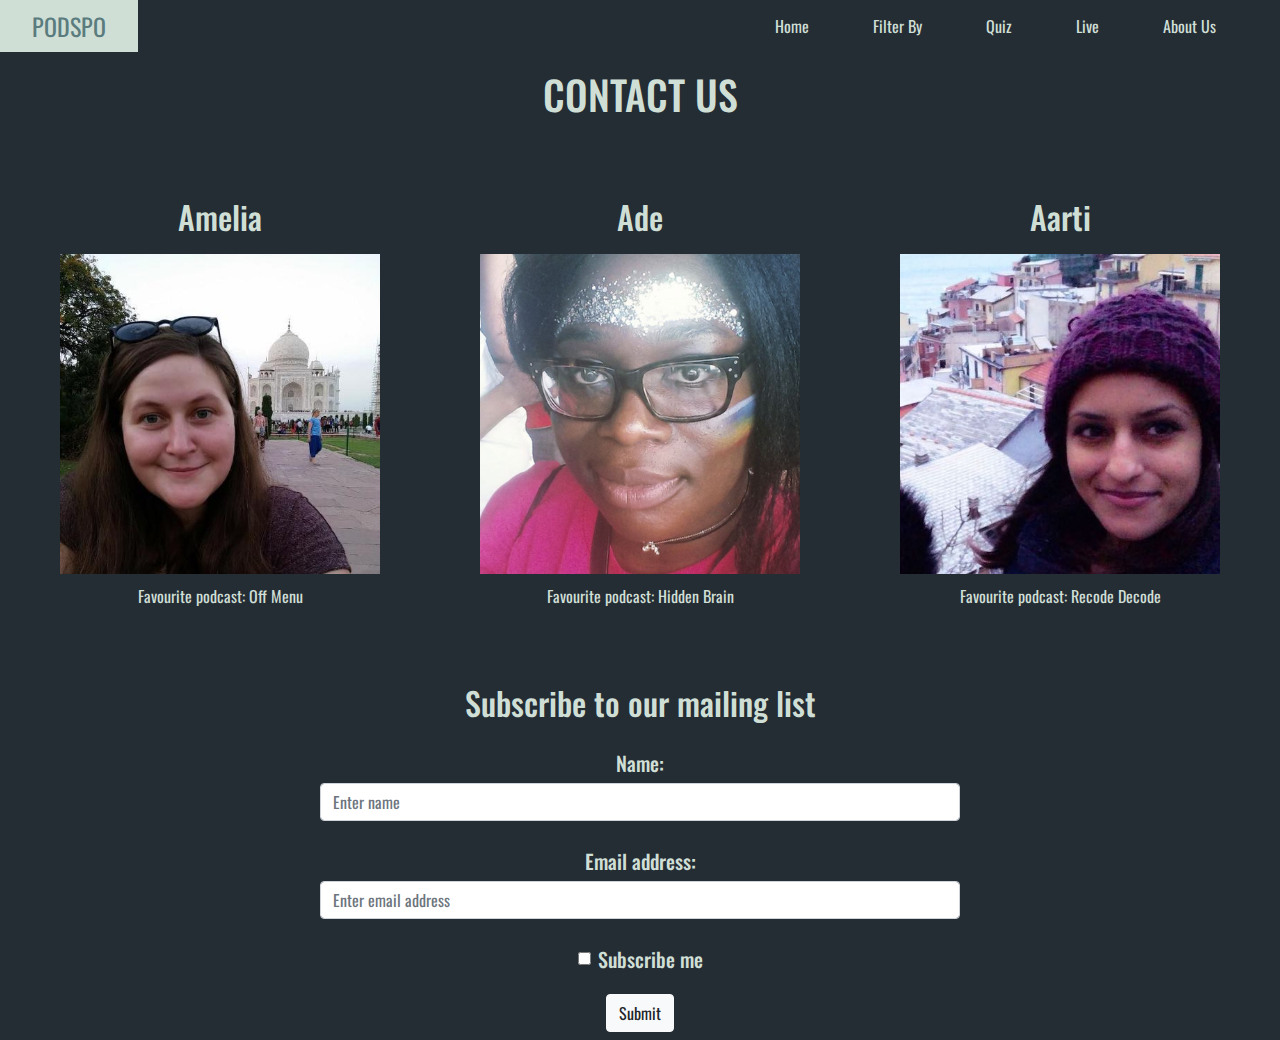
<file: contact.html>
<!DOCTYPE html>
<html lang="en" dir="ltr">
  <head>
    <title>PODSPO</title>
    <link rel="stylesheet" href="https://stackpath.bootstrapcdn.com/bootstrap/4.3.1/css/bootstrap.min.css" integrity="sha384-ggOyR0iXCbMQv3Xipma34MD+dH/1fQ784/j6cY/iJTQUOhcWr7x9JvoRxT2MZw1T" crossorigin="anonymous">
    <script src="https://stackpath.bootstrapcdn.com/bootstrap/4.3.1/js/bootstrap.min.js" integrity="sha384-JjSmVgyd0p3pXB1rRibZUAYoIIy6OrQ6VrjIEaFf/nJGzIxFDsf4x0xIM+B07jRM" crossorigin="anonymous"></script>
    <link href="https://fonts.googleapis.com/css?family=Oswald&display=swap" rel="stylesheet">
    <link rel="stylesheet" href="./css/styles.css">
    <script src="https://ajax.googleapis.com/ajax/libs/jquery/3.4.0/jquery.min.js"></script>
    <script src="js/script.js"></script>
  </head>
  <body>

    <div id="navbar">
    <ul class="buttons">
      <li><a href="index.html">Home</a></li>
      <li class="dropdown">
        <a href="#" class="dropbtn">Filter By</a>
        <div class="dropdown-content">
          <a href="mood.html">Mood</a>
          <a href="time.html">Time</a>
        </div>
      </li>
      <li><a href="Quiz.html">Quiz</a></li>
      <li><a href="Live.html">Live</a></li>
      <li><a href="contact.html">About Us</a></li>
    </ul>
    <ul class="brand">
      <li><a href="#">PODSPO</a></li>
    </ul>
    </div>

    <div id="content">
      <h1 class="page-header">CONTACT US</h1>
      <div class="row">
        <div class="col-md-4">
          <h2>Amelia</h2>
          <img src="images/amelia.jpeg">
          <p>Favourite podcast: Off Menu</p>
        </div>
        <div class="col-md-4">
          <h2>Ade</h2>
          <img src="images/Adeweb.png">
          <p>Favourite podcast: Hidden Brain</p>
        </div>
        <div class="col-md-4">
          <h2>Aarti</h2>
          <img src="images/aarti.jpg">
          <p>Favourite podcast: Recode Decode</p>
        </div>
      </div>
    </div>

    <div id="subscribe">
      <h2>Subscribe to our mailing list</p>
      <form action="/action_page.php">
        <div class="form-group">
          <label for="pwd">Name:</label>
          <input type="password" class="form-control offset-3" placeholder="Enter name" id="pwd">
        </div>
        <div class="form-group">
          <label for="email">Email address:</label>
          <input type="email" class="form-control offset-3" placeholder="Enter email address" id="email">
        </div>
        <div class="form-group form-check">
          <label class="form-check-label">
            <input class="form-check-input" type="checkbox"> Subscribe me
          </label>
        </div>
        <button type="submit" class="btn btn-light" id="submit">Submit</button>
      </form>
    </div>


  </body>
</html>
</file>
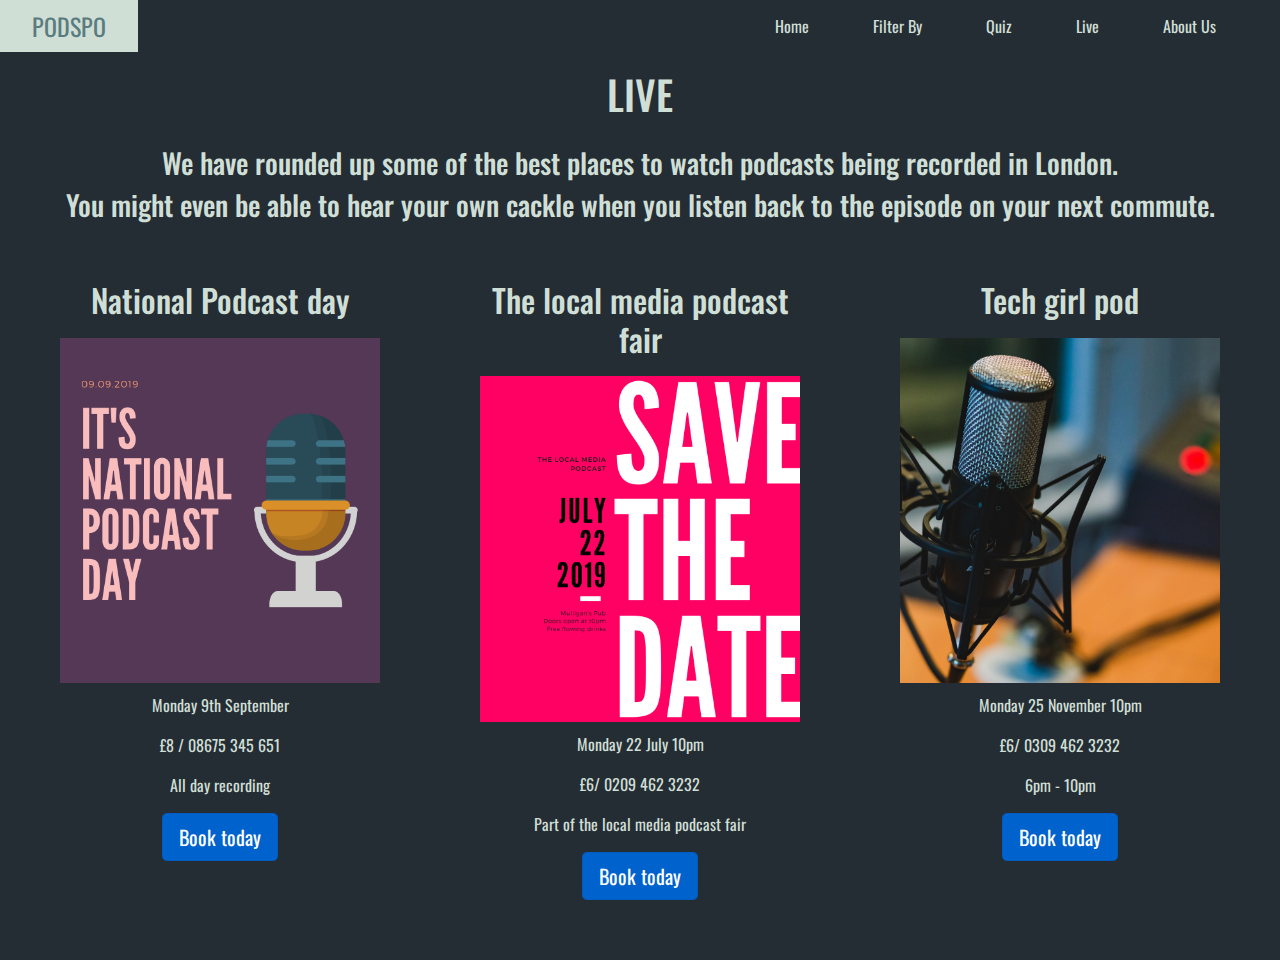
<file: Live.html>
<!DOCTYPE html>
<html lang="en" dir="ltr">

  <head>
    <title>PODSPO</title>
    <link rel="stylesheet" href="https://stackpath.bootstrapcdn.com/bootstrap/4.3.1/css/bootstrap.min.css" integrity="sha384-ggOyR0iXCbMQv3Xipma34MD+dH/1fQ784/j6cY/iJTQUOhcWr7x9JvoRxT2MZw1T" crossorigin="anonymous">
    <script src="https://stackpath.bootstrapcdn.com/bootstrap/4.3.1/js/bootstrap.min.js" integrity="sha384-JjSmVgyd0p3pXB1rRibZUAYoIIy6OrQ6VrjIEaFf/nJGzIxFDsf4x0xIM+B07jRM" crossorigin="anonymous"></script>
    <link href="https://fonts.googleapis.com/css?family=Oswald&display=swap" rel="stylesheet">
    <link rel="stylesheet" href="./css/styles.css">
    <script src="https://ajax.googleapis.com/ajax/libs/jquery/3.4.0/jquery.min.js"></script>
    <script src="js/script.js"></script>
  </head>

  <body>

    <div id="navbar">
    <ul class="buttons">
      <li><a href="index.html">Home</a></li>
      <li class="dropdown">
        <a href="#" class="dropbtn">Filter By</a>
        <div class="dropdown-content">
          <a href="mood.html">Mood</a>
          <a href="time.html">Time</a>
        </div>
      </li>
      <li><a href="Quiz.html">Quiz</a></li>
      <li><a href="Live.html">Live</a></li>
      <li><a href="contact.html">About Us</a></li>
    </ul>
    <ul class="brand">
      <li><a href="#">PODSPO</a></li>
    </ul>
    </div>

    <div id="content">
      <h1 class="page-header">LIVE</h1>

<h3 style="text-align:center"> We have rounded up some of the best places to watch podcasts being recorded in London. </h3>
<h3 style="text-align:center">You might even be able to hear your own cackle when you listen back to the episode on your next commute.</h3>
      <div class="row">
        <div class="col-md-4">
          <h2>National Podcast day</h2>
          <img src="images/Podcast.png">
          <p> Monday 9th September</p>
          <p> £8 / 08675 345 651 </p>
          <p> All day recording</p>
          <a href="https://www.eventbrite.co.uk/" class="btn btn-primary btn-lg active" role="button" aria-pressed="true">Book today</a>
        </div>
        <div class="col-md-4">
          <h2>The local media podcast fair</h2>
          <img src="images/saver.png">
          <p>Monday 22 July 10pm </p>
           <p>£6/ 0209 462 3232</p>
          <p>Part of the local media podcast fair </p>
        <a href="https://www.eventbrite.co.uk/" class="btn btn-primary btn-lg active" role="button" aria-pressed="true">Book today</a>
        </div>
        <div class="col-md-4">
          <h2>Tech girl pod</h2>
          <img src="images/techgirl.png">
          <p>Monday 25 November 10pm </p>
           <p>£6/ 0309 462 3232</p>
          <p> 6pm - 10pm </p>
          <a href="https://www.eventbrite.co.uk/" class="btn btn-primary btn-lg active" role="button" aria-pressed="true">Book today</a>
        </div>
      </div>
    </div>
</file>
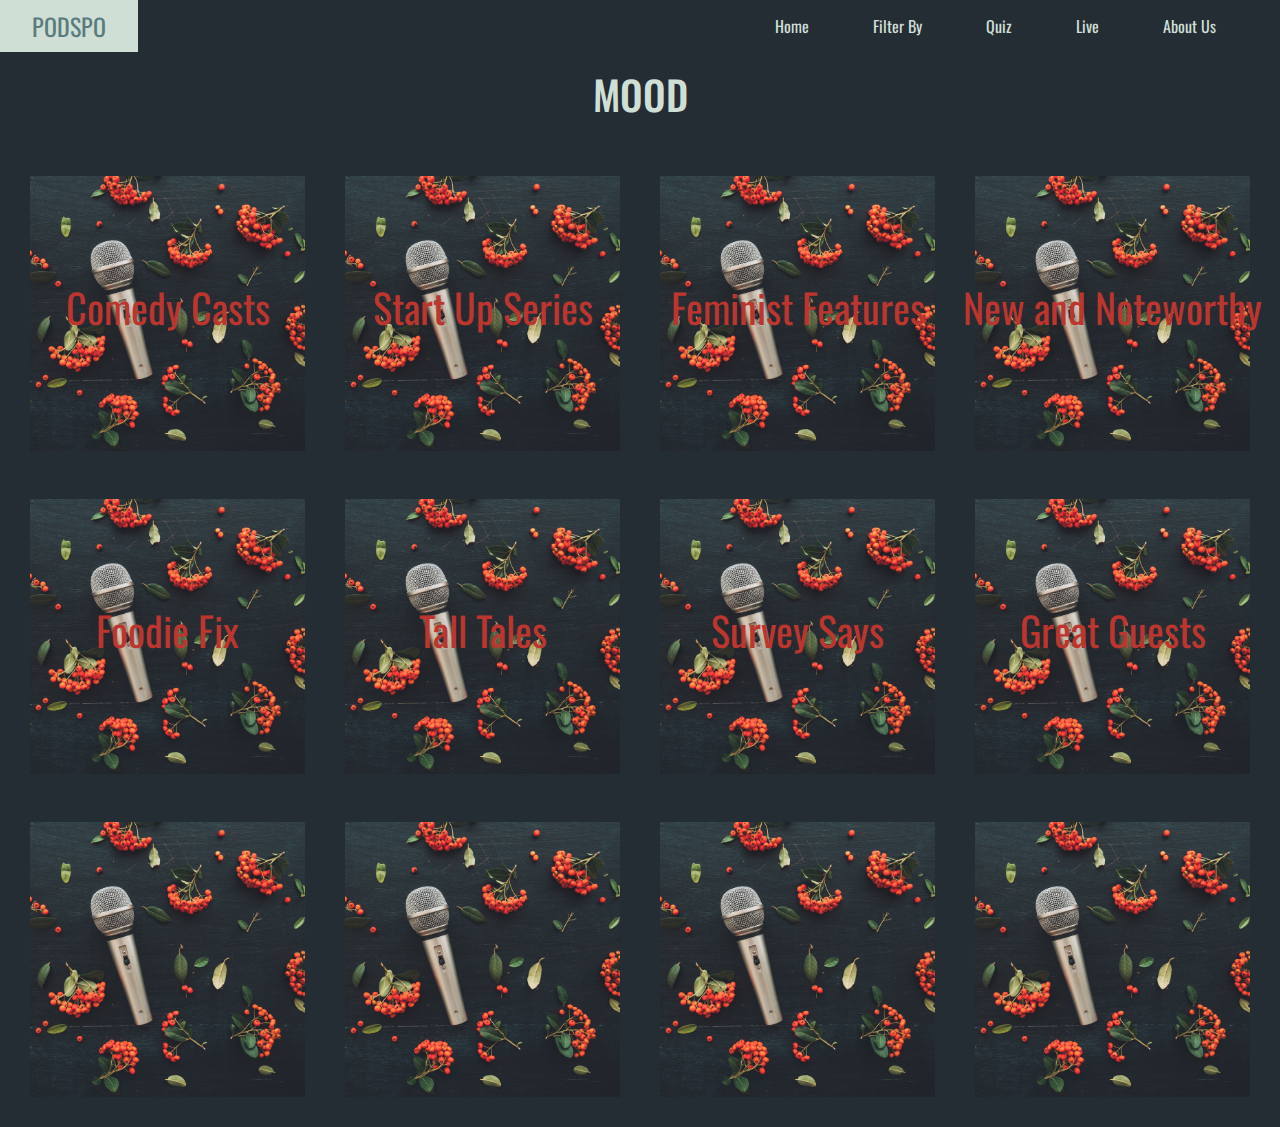
<file: mood.html>
<!DOCTYPE html>
<html lang="en" dir="ltr">

  <head>
    <title>PODSPO</title>
    <link rel="stylesheet" href="https://stackpath.bootstrapcdn.com/bootstrap/4.3.1/css/bootstrap.min.css" integrity="sha384-ggOyR0iXCbMQv3Xipma34MD+dH/1fQ784/j6cY/iJTQUOhcWr7x9JvoRxT2MZw1T" crossorigin="anonymous">
    <script src="https://stackpath.bootstrapcdn.com/bootstrap/4.3.1/js/bootstrap.min.js" integrity="sha384-JjSmVgyd0p3pXB1rRibZUAYoIIy6OrQ6VrjIEaFf/nJGzIxFDsf4x0xIM+B07jRM" crossorigin="anonymous"></script>
    <link href="https://fonts.googleapis.com/css?family=Oswald&display=swap" rel="stylesheet">
    <link rel="stylesheet" href="./css/styles.css">
    <script src="https://ajax.googleapis.com/ajax/libs/jquery/3.4.0/jquery.min.js"></script>
    <script src="js/script.js"></script>
  </head>

  <body>

    <div id="navbar">
    <ul class="buttons">
      <li><a href="index.html">Home</a></li>
      <li class="dropdown">
        <a href="#" class="dropbtn">Filter By</a>
        <div class="dropdown-content">
          <a href="mood.html">Mood</a>
          <a href="time.html">Time</a>
        </div>
      </li>
      <li><a href="Quiz.html">Quiz</a></li>
      <li><a href="Live.html">Live</a></li>
      <li><a href="contact.html">About Us</a></li>
    </ul>
    <ul class="brand">
      <li><a href="#">PODSPO</a></li>
    </ul>
    </div>

    <div id="content">
      <h1 class="page-header">MOOD</h1>
      <div class="row">
        <div class="column">
          <div class="box hoverfade">
            <img src="images/thumbnail.jpg">
            <div class="text">Comedy Casts</div>
          </div>
          <div class="box hoverfade">
            <img src="images/thumbnail.jpg">
            <div class="text">Foodie Fix</div>
          </div>
          <img src="images/thumbnail.jpg">
        </div>
        <div class="column">
          <div class="box hoverfade">
            <img src="images/thumbnail.jpg">
            <div class="text">Start Up Series</div>
          </div>
          <div class="box hoverfade">
            <img src="images/thumbnail.jpg">
            <div class="text">Tall Tales</div>
          </div>
          <img src="images/thumbnail.jpg">
        </div>
        <div class="column">
          <div class="box hoverfade">
            <img src="images/thumbnail.jpg">
            <div class="text">Feminist Features</div>
          </div>
          <div class="box hoverfade">
            <img src="images/thumbnail.jpg">
            <div class="text">Survey Says</div>
          </div>
          <img src="images/thumbnail.jpg">
        </div>
        <div class="column">
          <div class="box hoverfade">
            <img src="images/thumbnail.jpg">
            <div class="text">New and Noteworthy</div>
          </div>
          <div class="box hoverfade">
            <img src="images/thumbnail.jpg">
            <div class="text">Great Guests</div>
          </div>
          <img src="images/thumbnail.jpg">
        </div>
      </div>
    </div>

  </body>
</html>
</file>
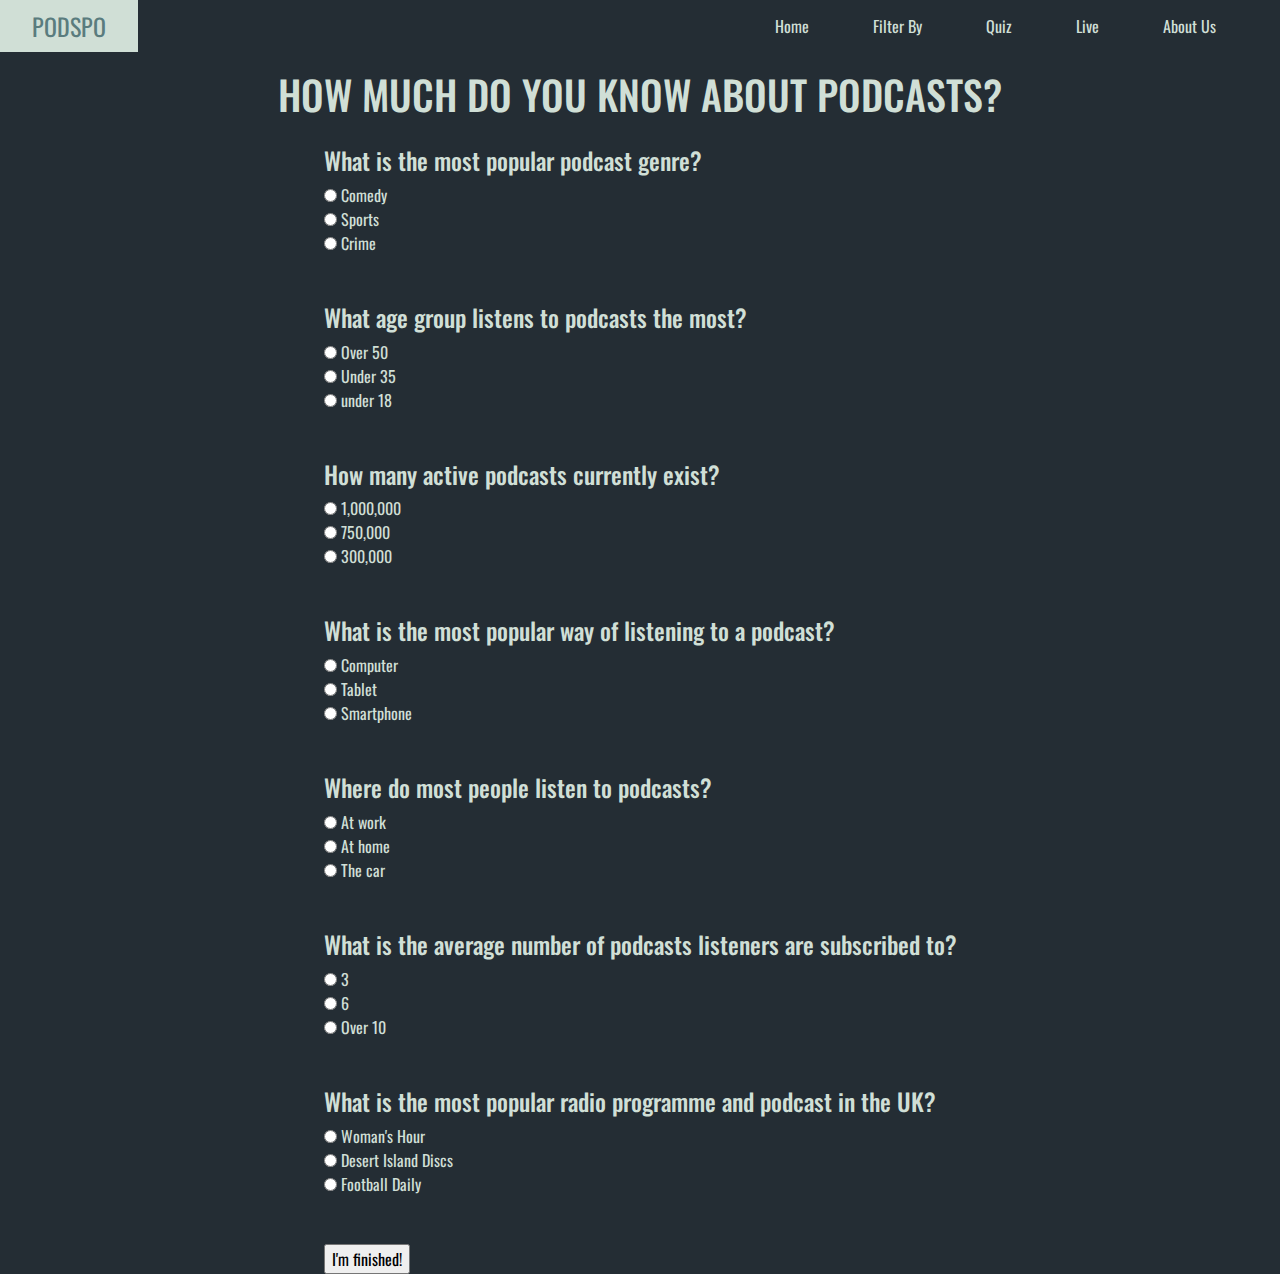
<file: Quiz.html>
<!DOCTYPE html>
<html lang="en" dir="ltr">
  <head>
    <title>PODSPO</title>
    <link rel="stylesheet" href="https://stackpath.bootstrapcdn.com/bootstrap/4.3.1/css/bootstrap.min.css" integrity="sha384-ggOyR0iXCbMQv3Xipma34MD+dH/1fQ784/j6cY/iJTQUOhcWr7x9JvoRxT2MZw1T" crossorigin="anonymous">
    <script src="https://stackpath.bootstrapcdn.com/bootstrap/4.3.1/js/bootstrap.min.js" integrity="sha384-JjSmVgyd0p3pXB1rRibZUAYoIIy6OrQ6VrjIEaFf/nJGzIxFDsf4x0xIM+B07jRM" crossorigin="anonymous"></script>
    <link href="https://fonts.googleapis.com/css?family=Oswald&display=swap" rel="stylesheet">
    <link rel="stylesheet" href="./css/styles.css">
    <script src="https://ajax.googleapis.com/ajax/libs/jquery/3.4.0/jquery.min.js"></script>
    <script src="./js/script.js"></script>
  </head>
  <body>

    <div id="navbar">
    <ul class="buttons">
      <li><a href="index.html">Home</a></li>
      <li class="dropdown">
        <a href="#" class="dropbtn">Filter By</a>
        <div class="dropdown-content">
          <a href="mood.html">Mood</a>
          <a href="time.html">Time</a>
        </div>
      </li>
      <li><a href="Quiz.html">Quiz</a></li>
      <li><a href="Live.html">Live</a></li>
      <li><a href="contact.html">About Us</a></li>
    </ul>
    <ul class="brand">
      <li><a href="#">PODSPO</a></li>
    </ul>
    </div>
<div class="center">
<div id="content">
  <div class="container-fluid">
      <h1 class="page-header">HOW MUCH DO YOU KNOW ABOUT PODCASTS? </h1>

 <div class="d-flex justify-content-center align-items-center container ">
<form id = "quiz" name = "quiz">

<h4 class = "questions">What is the most popular podcast genre?</h4>
<input type = "radio" id = "mc" name = "question1" value = "Comedy"> Comedy <br>
<input type = "radio" id = "mc" name = "question1" value = "Sports"> Sports <br>
<input type = "radio" id = "mc" name = "question1" value = "Crime"> Crime<br>

<br>
<br>

<h4 class = "questions">What age group listens to podcasts the most? </h4>
<input type = "radio" id = "mc" name = "question2" value = "50+"> Over 50  <br>
<input type = "radio" id = "mc" name = "question2" value = "Under 35"> Under 35 <br>
<input type = "radio" id = "mc" name = "question2" value = "under 18"> under 18 <br>

<br>
<br>

<h4 class = "questions">How many active podcasts currently exist?</h4>
<input type = "radio" id = "mc" name = "question3" value = "1,000,000"> 1,000,000  <br>
<input type = "radio" id = "mc" name = "question3" value = "750,000"> 750,000<br>
<input type = "radio" id = "mc" name = "question3" value = "300,000"> 300,000 <br>

<br>
<br>

<h4 class = "questions">What is the most popular way of listening to a podcast?</h4>
<input type ="radio" id = "mc" name = "question4" value = "Computer"> Computer <br>
<input type ="radio" id = "mc" name = "question4" value = "Tablet"> Tablet <br>
<input type ="radio" id = "mc" name = "question4" value = "Smartphone"> Smartphone <br>

<br>
<br>

<h4 class = "questions">Where do most people listen to podcasts?</h4>
<input type ="radio" id = "mc" name = "question5" value = "At work"> At work <br>
<input type ="radio" id = "mc" name = "question5" value = "At home"> At home<br>
<input type ="radio" id = "mc" name = "question5" value = "The car"> The car <br>

<br>
<br>

<h4 class = "questions">What is the average number of podcasts listeners are subscribed to?</h4>
<input type ="radio" id = "mc" name = "question6" value = "3"> 3 <br>
<input type ="radio" id = "mc" name = "question6" value = "6"> 6<br>
<input type ="radio" id = "mc" name = "question6" value = "Over 10"> Over 10 <br>
<br>
<br>
<h4 <p class = "questions">What is the most popular radio programme and podcast in the UK?</h4>
<input type ="radio" id = "mc" name = "question7" value = "Woman's Hour"> Woman's Hour <br>
<input type ="radio" id = "mc" name = "question7" value = "Desert Island Discs"> Desert Island Discs<br>
<input type ="radio" id = "mc" name = "question7" value = "Football Daily"> Football Daily <br>

<br>
<br>

<input id = "button" type = "button" value = "I'm finished!" onclick = "check()";>

</form>

<div id = "after_submit">
<p id = "number_correct"></p>
<p id = "message"></p>
<img id = "picture">
</div>
</div>
</div>
</div>
</html>

</body>
</file>
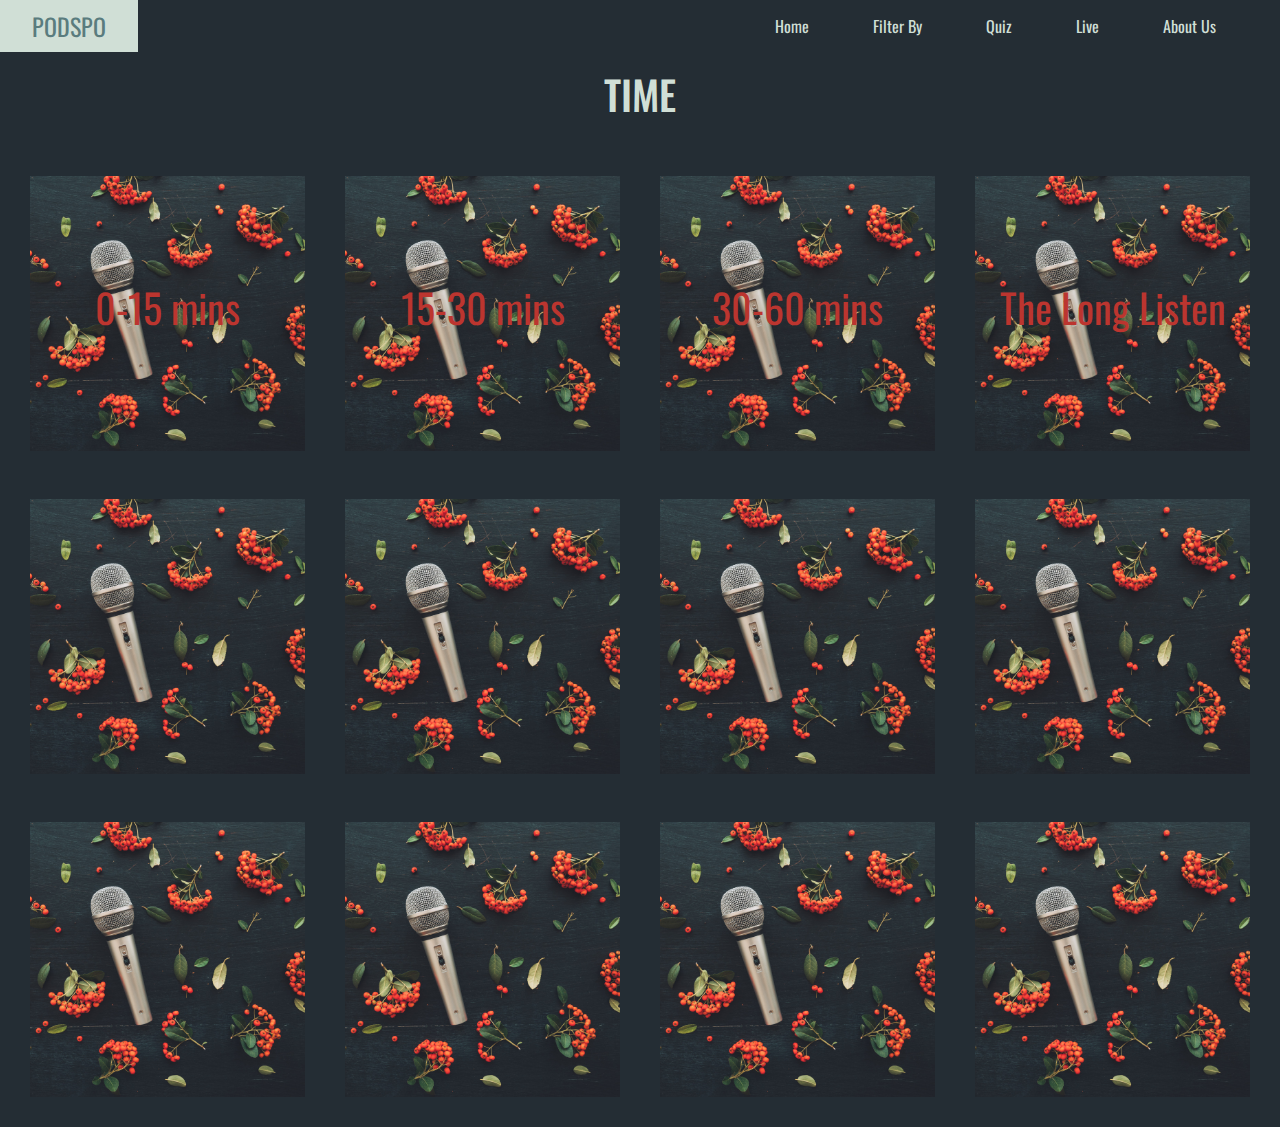
<file: time.html>
<!DOCTYPE html>
<html lang="en" dir="ltr">

  <head>
    <title>PODSPO</title>
    <link rel="stylesheet" href="https://stackpath.bootstrapcdn.com/bootstrap/4.3.1/css/bootstrap.min.css" integrity="sha384-ggOyR0iXCbMQv3Xipma34MD+dH/1fQ784/j6cY/iJTQUOhcWr7x9JvoRxT2MZw1T" crossorigin="anonymous">
    <script src="https://stackpath.bootstrapcdn.com/bootstrap/4.3.1/js/bootstrap.min.js" integrity="sha384-JjSmVgyd0p3pXB1rRibZUAYoIIy6OrQ6VrjIEaFf/nJGzIxFDsf4x0xIM+B07jRM" crossorigin="anonymous"></script>
    <link href="https://fonts.googleapis.com/css?family=Oswald&display=swap" rel="stylesheet">
    <link rel="stylesheet" href="./css/styles.css">
    <script src="https://ajax.googleapis.com/ajax/libs/jquery/3.4.0/jquery.min.js"></script>
    <script src="js/script.js"></script>
  </head>

  <body>

    <div id="navbar">
    <ul class="buttons">
      <li><a href="index.html">Home</a></li>
      <li class="dropdown">
        <a href="#" class="dropbtn">Filter By</a>
        <div class="dropdown-content">
          <a href="mood.html">Mood</a>
          <a href="time.html">Time</a>
        </div>
      </li>
      <li><a href="Quiz.html">Quiz</a></li>
      <li><a href="Live.html">Live</a></li>
      <li><a href="contact.html">About Us</a></li>
    </ul>
    <ul class="brand">
      <li><a href="#">PODSPO</a></li>
    </ul>
    </div>

    <div id="content">
      <h1 class="page-header">TIME</h1>
      <div class="row">
        <div class="column">
          <div class="box hoverfade">
            <img src="images/thumbnail.jpg">
            <div class="text">0-15 mins</div>
          </div>
          <img src="images/thumbnail.jpg">
          <img src="images/thumbnail.jpg">
        </div>
        <div class="column">
          <div class="box hoverfade">
            <img src="images/thumbnail.jpg">
            <div class="text">15-30 mins</div>
          </div>
          <img src="images/thumbnail.jpg">
          <img src="images/thumbnail.jpg">
        </div>
        <div class="column">
          <div class="box hoverfade">
            <img src="images/thumbnail.jpg">
            <div class="text">30-60 mins</div>
          </div>
          <img src="images/thumbnail.jpg">
          <img src="images/thumbnail.jpg">
        </div>
        <div class="column">
          <div class="box hoverfade">
            <img src="images/thumbnail.jpg">
            <div class="text">The Long Listen</div>
          </div>
          <img src="images/thumbnail.jpg">
          <img src="images/thumbnail.jpg">
        </div>
      </div>
    </div>

  </body>
</html>
</file>
<file: css/styles.css>
/* throughout all pages */

body {
  font-family: 'Oswald', sans-serif;
  margin: 0;
  background-color: #242D34;
  color: #D0DFD6;
}

.page-header {
  text-align: center;
  padding: 20px;
}

/* navbar */

#navbar {
  position: fixed;
  top: 0;
  width: 100%;
  z-index: 1000;
}

.buttons {
  float: right;
  padding-right: 32px;
}

ul {
  list-style-type: none;
  margin: 0;
  padding: 0;
  background-color: #242D34;
}

.brand {
  overflow: hidden;
  font-size: 18pt;
}

li {
  float: left;
}

li a, .dropbtn {
  display: inline-block;
  color: #D0DFD6;
  text-align: center;
  padding: 14px 32px;
  text-decoration: none;
}

.brand li a {
  padding: 8px 32px;
}

li a:hover, .dropdown:hover .dropbtn {
  background-color: #D0DFD6;
  color: #5A7C7E;
  text-decoration: none;
}

li.dropdown {
  display: inline-block;
}

.dropdown-content {
  display: none;
  position: absolute;
  background-color: #f9f9f9;
  min-width: 160px;
  box-shadow:  10px 18px 26px 10px rgba(0, 0, 0, 0.2);
}

.dropdown-content a {
  color: black;
  padding: 12px 16px;
  text-decoration: none;
  display: block;
  text-align: left;
}

.dropdown-content a:hover {
  background-color: #5A7C7E;
  color: #242D34;
}

.dropdown:hover .dropdown-content {
  display: block;
  color: green;
}

/* index.html page */

#landingimage {
  width: 100%;
}

#intro {
  padding-bottom: 0px;
  padding-top: 30px;
  padding-left: 20px;
  padding-right: 20px;
}

#intro p {
  font-size: 20px;
  text-align: center;
}

#footer {
  display: flex;
  flex-wrap: wrap;
  justify-content: flex-end;
  margin-top: 16px;
  margin-bottom: 16px;
}

.fa {
  align-items: center;
  border-radius: 6px;
  display: flex;
  height: 42px;
  justify-content: center;
  margin: 0 30px 0 0;
  width: 40px;
}

img {
  display: inherit;
  max-width: 100%;
}

/* grid layout for time page */

.col-md-4 {
  text-align: center;
  align: center;
  padding: 50px;
}

.col-md-4 img {
  width: 100%;
  padding-top: 10px;
  padding-bottom: 10px;
}

/*grid layout for contact page */

.row {
  display: flex;
  flex-wrap: wrap;
  padding: 0px;
  margin: 10px;
}

.column {
  flex: 25%;
  max-width: 25%;
  padding: 0px;
}

.column img {
  margin-top: 8px;
  vertical-align: middle;
  width: 100%;
  padding: 20px;
}

@media screen and (max-width: 800px) {
  .column {
    flex: 50%;
    max-width: 50%;
  }
}

#content {
  margin-top: 50px;
}

/*subscription section*/


#subscribe {
  text-align: center;
  align-items: center;
}

label {
  font-size: 20px;
}

.form-control {
  width: 50%;
}

.box{
    position: relative;
    display: inline-block; /* Make the width of box same as image */
    width: 100%;
}
.box .text{
    position: absolute;
    z-index: 999;
    margin: 0 auto;
    left: 0;
    right: 0;
    top: 40%;/* Adjust this value to move the positioned div up and down */
    text-align: center; /* Set the width of the positioned div */
    font-size: 40px;
    color: #BC352F;
}

#footer {
  display: flex;
  flex-wrap: wrap;
  justify-content: flex-end;
  margin-top: 16px;
  margin-bottom: 16px;
}

.fa {
  align-items: center;
  border-radius: 6px;
  display: flex;
  height: 42px;
  justify-content: center;
  margin: 0 30px 0 0;
  width: 40px;
}

img {
  display: inherit;
  max-width: 100%;
}

#carouselExampleIndicators {
  max-width: 1062px;
  margin-left: auto;
  margin-right: auto;
  margin-top: 62px;
}

.carousel-content {
  position: absolute;
  bottom: 10%;
  left: 5%;
  z-index: 20;
  color: #BC352F;
  text-shadow: 0 1px 2px rgba(0,0,0,.6);
  transform: translateY(-50%);
  transform: translateX(-50%);
}

.carousel-item {
  background-image: url("../images/background_imagebr.jpg");
  height: 564px;
  background-size: 100%;
  background-repeat: no-repeat;
}
.carousel-item h1{
  vertical-align: middle;
}
</file>
